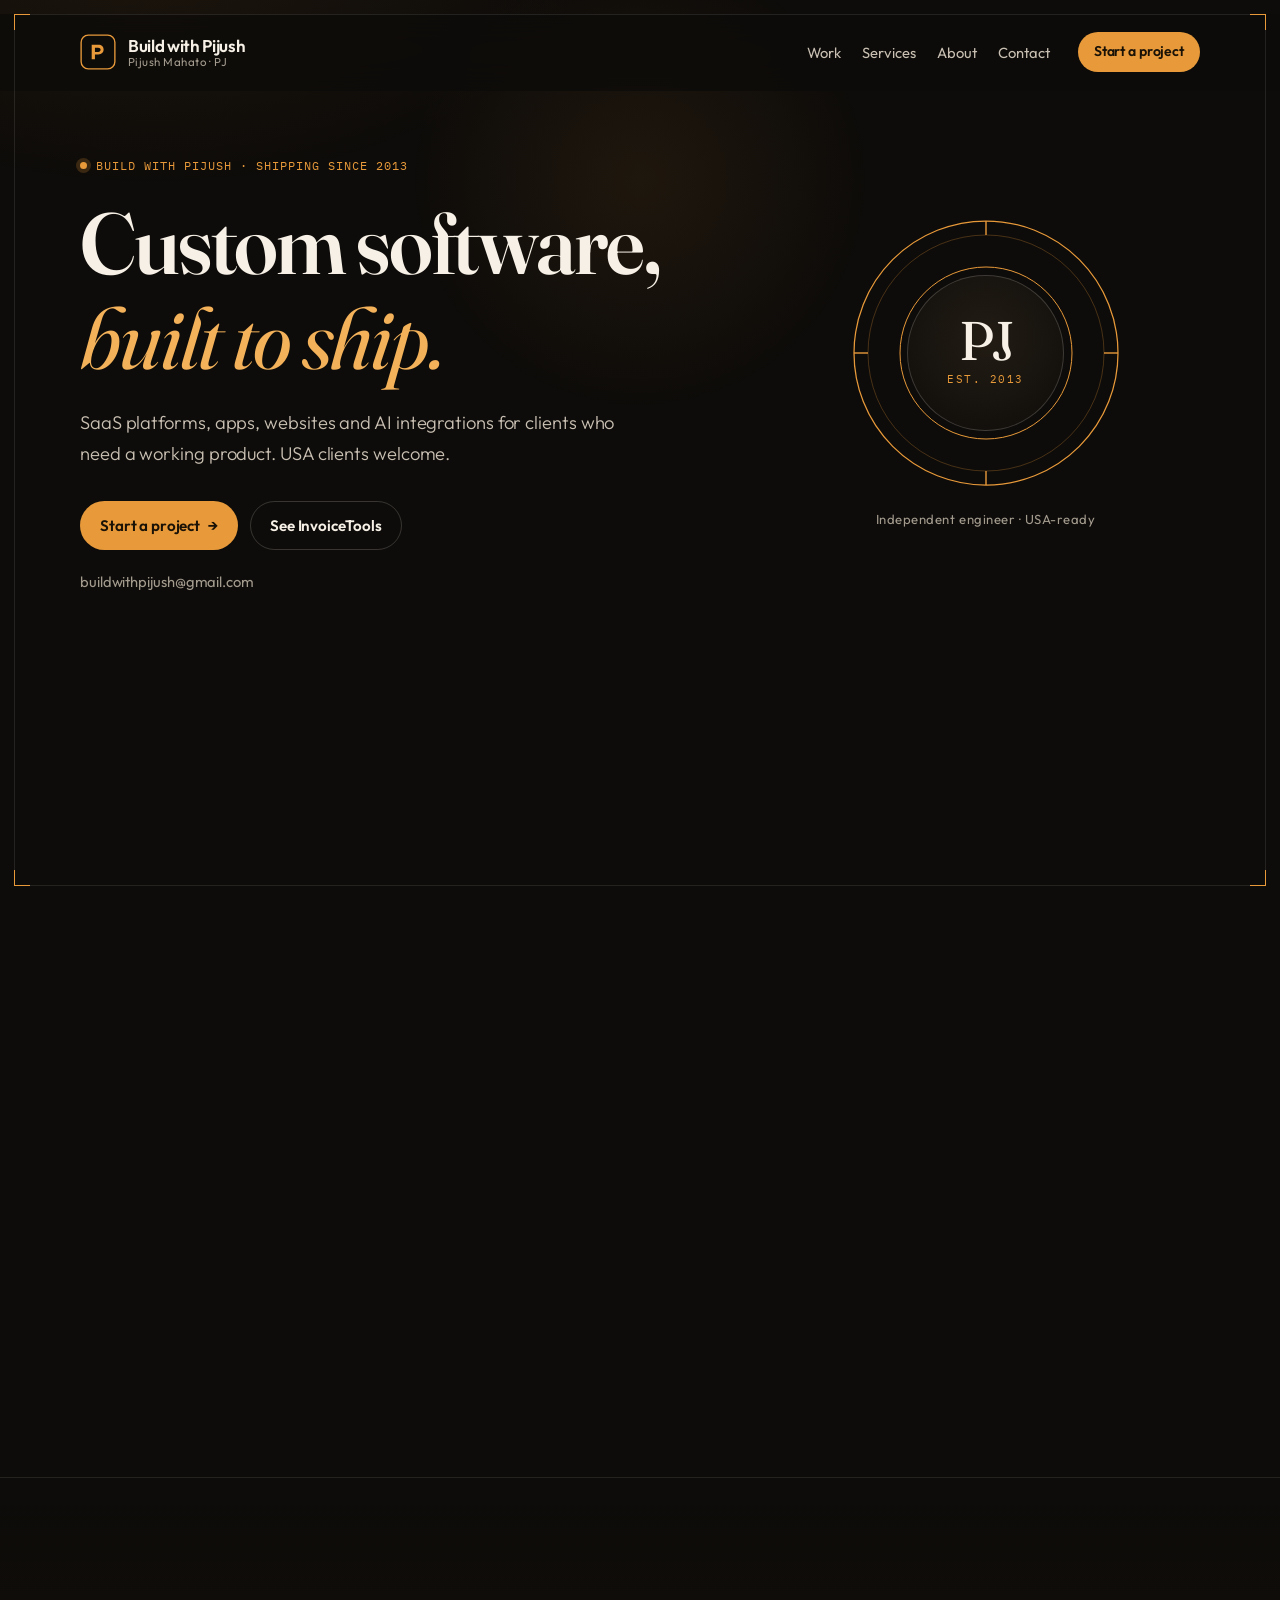
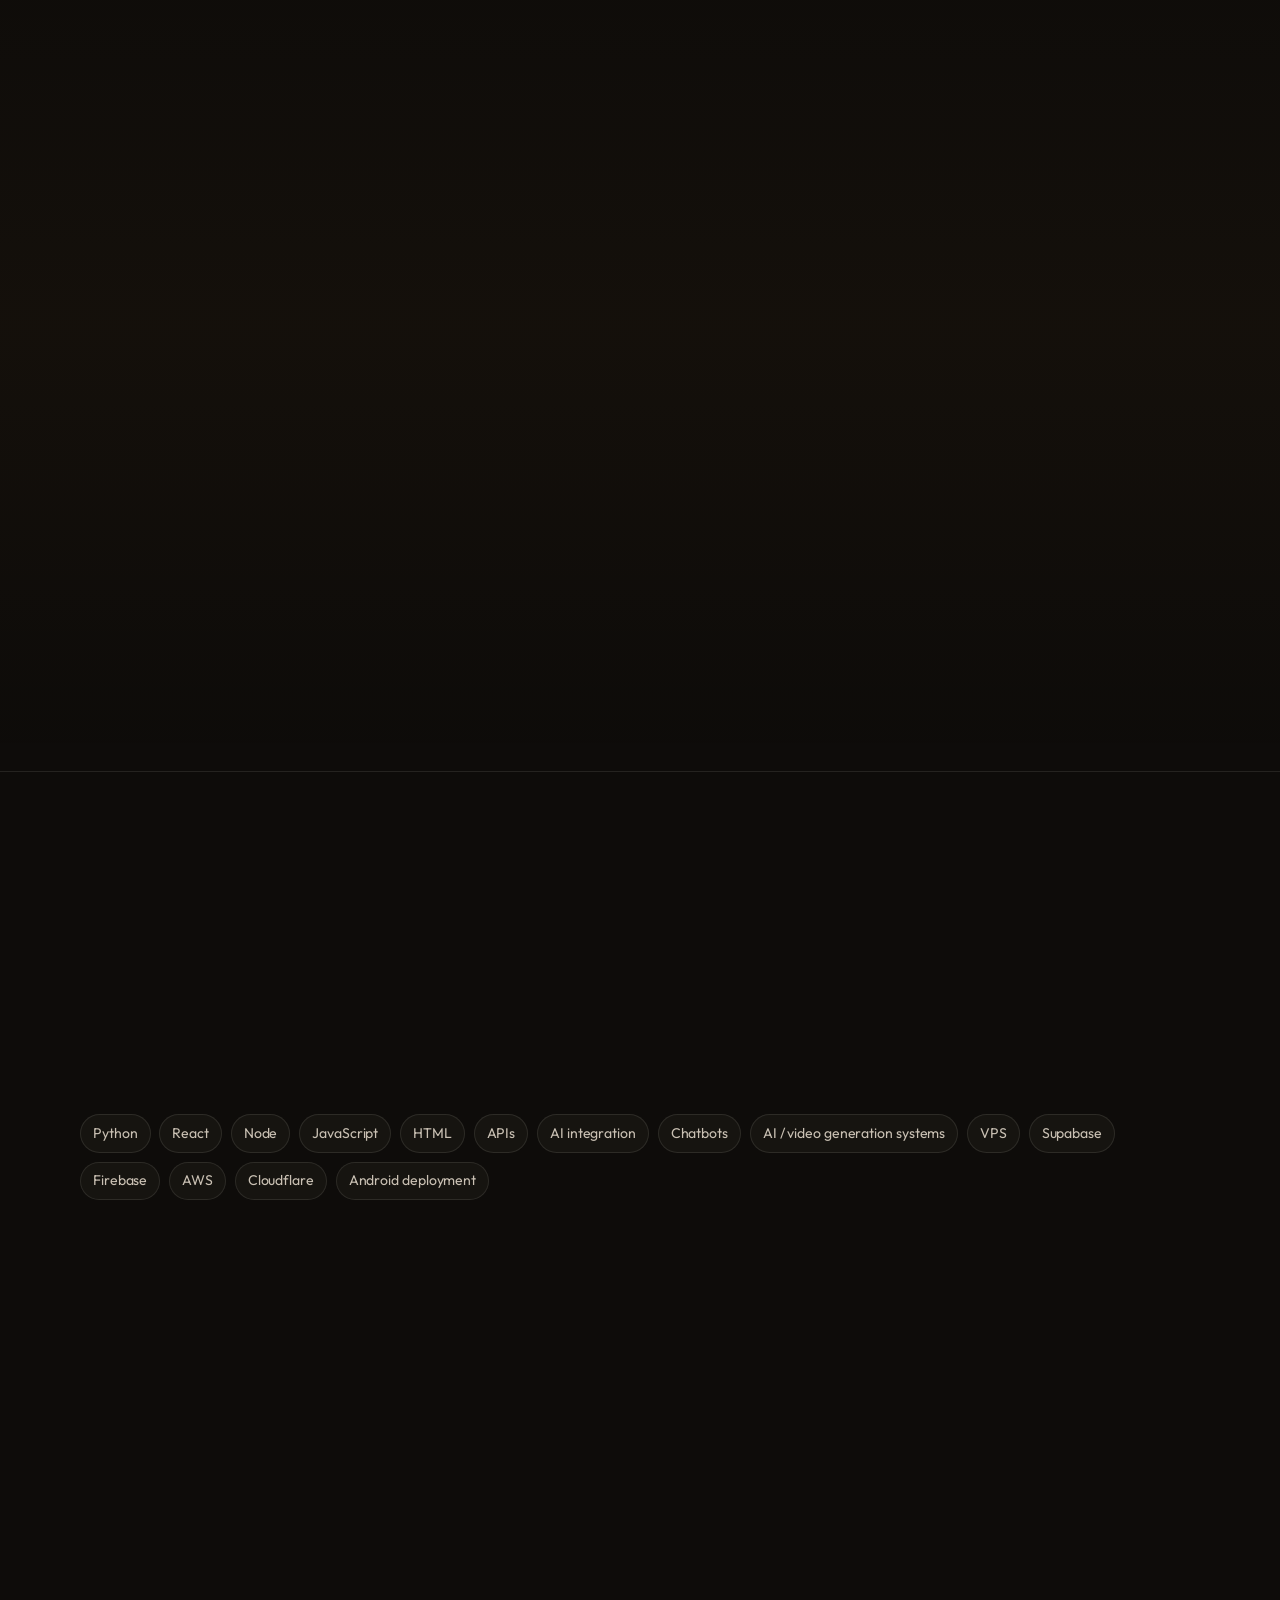
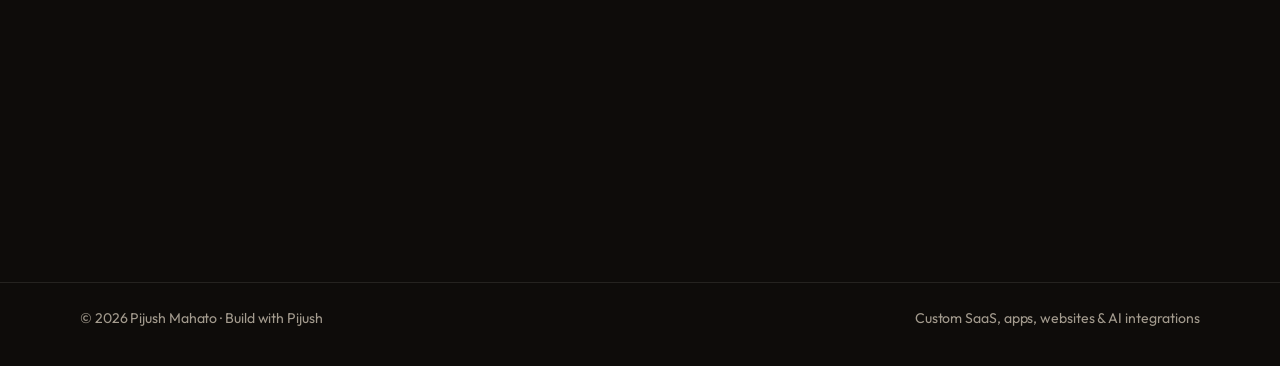
<file: index.html>
<!DOCTYPE html>
<html lang="en-GB">
<head>
  <meta charset="utf-8">
  <meta name="viewport" content="width=device-width, initial-scale=1">
  <title>Pijush Mahato — Build with Pijush | Custom SaaS, apps &amp; AI</title>
  <meta name="description" content="Pijush Mahato (PJ) builds custom SaaS, apps, websites and AI integrations for clients — shipping since 2013. USA clients welcome. Start a project at buildwithpijush@gmail.com.">
  <meta name="author" content="Pijush Mahato">
  <meta name="theme-color" content="#0E0C0A">
  <meta name="color-scheme" content="dark">
  <meta name="robots" content="index, follow">

  <meta property="og:type" content="website">
  <meta property="og:title" content="Pijush Mahato — Build with Pijush">
  <meta property="og:description" content="Custom SaaS, apps, websites and AI integrations — shipping since 2013. USA clients welcome.">
  <meta property="og:image" content="assets/og.png">
  <meta property="og:image:width" content="1200">
  <meta property="og:image:height" content="630">
  <meta property="og:locale" content="en_GB">
  <meta property="og:site_name" content="Build with Pijush">

  <meta name="twitter:card" content="summary_large_image">
  <meta name="twitter:title" content="Pijush Mahato — Build with Pijush">
  <meta name="twitter:description" content="Custom SaaS, apps, websites and AI integrations — shipping since 2013. USA clients welcome.">
  <meta name="twitter:image" content="assets/og.png">

  <link rel="icon" href="assets/favicon.svg" type="image/svg+xml">
  <link rel="apple-touch-icon" href="assets/apple-touch-icon.png">
  <link rel="stylesheet" href="css/styles.css">

  <link rel="preconnect" href="https://fonts.googleapis.com">
  <link rel="preconnect" href="https://fonts.gstatic.com" crossorigin>
  <link href="https://fonts.googleapis.com/css2?family=Fraunces:ital,opsz,wght@0,9..144,400;0,9..144,600;0,9..144,700;1,9..144,400&family=IBM+Plex+Mono:wght@400;500&family=Outfit:wght@300;400;500;600&display=swap" rel="stylesheet">

  <script type="application/ld+json">
  {
    "@context": "https://schema.org",
    "@type": "Person",
    "name": "Pijush Mahato",
    "alternateName": ["PJ", "Build with Pijush"],
    "email": "mailto:buildwithpijush@gmail.com",
    "jobTitle": "Independent software engineer",
    "description": "Custom SaaS, apps, websites and AI integrations — shipping since 2013.",
    "knowsAbout": [
      "Python", "React", "Node", "JavaScript", "HTML", "APIs",
      "AI integration", "chatbots", "VPS", "Supabase", "Firebase",
      "AWS", "Cloudflare", "Android app deployment"
    ]
  }
  </script>
</head>
<body>
  <a class="skip-link" href="#main">Skip to content</a>
  <div class="frame" aria-hidden="true"><i></i><i></i><i></i><i></i></div>
  <div class="glow" aria-hidden="true"></div>

  <header class="site-header" data-header>
    <div class="wrap header-inner">
      <a class="brand" href="#top" aria-label="Build with Pijush — home">
        <svg class="brand-mark" width="36" height="36" viewBox="0 0 40 40" fill="none" aria-hidden="true">
          <rect x="1.25" y="1.25" width="37.5" height="37.5" rx="8" stroke="currentColor" stroke-width="1.5"/>
          <path d="M13 28V12h7.4c3.55 0 5.85 2.05 5.85 5.3 0 3.28-2.3 5.35-5.85 5.35H16.6V28H13Zm3.6-8h3.5c1.78 0 2.82-1.02 2.82-2.38 0-1.35-1.04-2.32-2.82-2.32H16.6V20Z" fill="currentColor"/>
        </svg>
        <span class="brand-text">
          <span class="brand-name">Build with Pijush</span>
          <span class="brand-sub">Pijush Mahato · PJ</span>
        </span>
      </a>

      <nav class="nav" data-nav aria-label="Primary">
        <ul class="nav-list">
          <li><a href="#work">Work</a></li>
          <li><a href="#services">Services</a></li>
          <li><a href="#about">About</a></li>
          <li><a href="#contact">Contact</a></li>
        </ul>
        <a class="btn btn-sm btn-accent" href="mailto:buildwithpijush@gmail.com">Start a project</a>
      </nav>

      <button class="nav-toggle" type="button" data-nav-toggle aria-expanded="false" aria-controls="mobile-nav">
        <span class="sr-only">Menu</span>
        <span class="nav-toggle-bar" aria-hidden="true"></span>
      </button>
    </div>

    <div class="mobile-nav" id="mobile-nav" data-mobile-nav hidden>
      <nav aria-label="Mobile">
        <ul>
          <li><a href="#work">Work</a></li>
          <li><a href="#services">Services</a></li>
          <li><a href="#about">About</a></li>
          <li><a href="#contact">Contact</a></li>
        </ul>
        <a class="btn btn-accent btn-block" href="mailto:buildwithpijush@gmail.com">Start a project</a>
      </nav>
    </div>
  </header>

  <main id="main">
    <section class="hero" id="top">
      <div class="wrap hero-grid">
        <div class="hero-copy">
          <p class="kicker">
            <span class="kicker-dot" aria-hidden="true"></span>
            Build with Pijush · shipping since 2013
          </p>
          <h1>
            Custom software,<br>
            <em>built to ship.</em>
          </h1>
          <p class="lede">
            SaaS platforms, apps, websites and AI integrations for clients who need a working product.
            USA clients welcome.
          </p>
          <div class="hero-actions">
            <a class="btn btn-accent" href="mailto:buildwithpijush@gmail.com">
              Start a project
              <span aria-hidden="true">→</span>
            </a>
            <a class="btn btn-ghost" href="https://invoicetools.com" rel="noopener noreferrer" target="_blank">
              See InvoiceTools
            </a>
          </div>
          <p class="hero-mail">
            <a href="mailto:buildwithpijush@gmail.com">buildwithpijush@gmail.com</a>
          </p>
        </div>

        <aside class="hero-stamp" aria-hidden="true">
          <div class="stamp">
            <svg class="stamp-ring" viewBox="0 0 280 280" fill="none">
              <circle cx="140" cy="140" r="132" stroke="currentColor" stroke-width="1.25"/>
              <circle cx="140" cy="140" r="118" stroke="currentColor" stroke-width="0.6" opacity="0.45"/>
              <circle cx="140" cy="140" r="86" stroke="currentColor" stroke-width="1"/>
              <g stroke="currentColor" stroke-width="1.4">
                <line x1="140" y1="8" x2="140" y2="22"/>
                <line x1="140" y1="258" x2="140" y2="272"/>
                <line x1="8" y1="140" x2="22" y2="140"/>
                <line x1="258" y1="140" x2="272" y2="140"/>
              </g>
            </svg>
            <div class="stamp-core">
              <span class="stamp-pj">PJ</span>
              <span class="stamp-year">Est. 2013</span>
            </div>
          </div>
          <p class="stamp-caption">Independent engineer · USA-ready</p>
        </aside>
      </div>
    </section>

    <section class="section" id="services">
      <div class="wrap">
        <header class="section-head reveal">
          <p class="section-index"><span>01</span> Services</p>
          <h2>What I take on</h2>
          <p class="section-lead">Scoped, built and deployed — from a first sketch to something you can put in front of customers.</p>
        </header>

        <ol class="service-grid">
          <li class="service-card reveal">
            <span class="service-num">01</span>
            <h3>Custom SaaS &amp; apps</h3>
            <p>Product tools, dashboards, billing flows and the unglamorous glue that keeps a business running. Browser-first when it helps; accounts when you need them.</p>
          </li>
          <li class="service-card reveal">
            <span class="service-num">02</span>
            <h3>Websites</h3>
            <p>Fast, accessible sites that explain the offer and convert. Strong typography, clean structure, no template fog.</p>
          </li>
          <li class="service-card reveal">
            <span class="service-num">03</span>
            <h3>AI integrations</h3>
            <p>Chatbots, drafts from text, photo or voice, and AI or video-generation systems wired into a real workflow — not a demo that dies after the call.</p>
          </li>
          <li class="service-card reveal">
            <span class="service-num">04</span>
            <h3>Cloud &amp; deployment</h3>
            <p>VPS, AWS, Cloudflare, Supabase and Firebase. First deploy through to something you can sleep on, including Android app deployment.</p>
          </li>
        </ol>
      </div>
    </section>

    <section class="section section-work" id="work">
      <div class="wrap">
        <header class="section-head reveal">
          <p class="section-index"><span>02</span> Selected work</p>
          <h2>A few things that shipped</h2>
          <p class="section-lead">No vanity metrics. These are real builds — one public product, one civic system, and ongoing client work.</p>
        </header>

        <div class="work-grid">
          <article class="work-card work-card-feature reveal">
            <div class="work-meta">
              <span class="pill">SaaS · US trades</span>
              <span class="work-year">Featured</span>
            </div>
            <h3>InvoiceTools</h3>
            <p>
              A browser-first invoicing SaaS for United States trades. Pick a trade and the generator loads the line items you actually bill.
              AI drafts an invoice from a sentence, a photo or a voice note. Payment QR codes and links sit on the document.
              Calculations stay on the device unless you choose to save them.
            </p>
            <p class="work-note">Built for a US client.</p>
            <a class="text-link" href="https://invoicetools.com" rel="noopener noreferrer" target="_blank">
              invoicetools.com <span aria-hidden="true">↗</span>
            </a>
          </article>

          <article class="work-card reveal">
            <div class="work-meta">
              <span class="pill">Civic software</span>
            </div>
            <h3>Kokrajhar election system</h3>
            <p>Custom election software for a local process — structured results, operator control and a clear audit path. Built as a dedicated platform, not a bolted-on form.</p>
          </article>

          <article class="work-card work-card-more reveal">
            <div class="work-meta">
              <span class="pill">On request</span>
            </div>
            <h3>More client builds</h3>
            <p>Websites, apps and AI systems scoped to the brief and shipped. If the job does not fit a product box, that is usually a good sign.</p>
            <a class="text-link" href="mailto:buildwithpijush@gmail.com">
              Ask about a similar build <span aria-hidden="true">→</span>
            </a>
          </article>
        </div>
      </div>
    </section>

    <section class="section" id="about">
      <div class="wrap about-grid">
        <header class="section-head reveal">
          <p class="section-index"><span>03</span> About</p>
          <h2>Building for clients since 2013</h2>
        </header>
        <div class="about-body reveal">
          <p>
            I am Pijush Mahato — PJ. I design and ship custom software: SaaS products, apps, websites and AI integrations.
            The through-line is the same whether the brief is a trade tool for a US client or an internal system that has to hold up on the day.
          </p>
          <p>
            Recent work includes a Google Academy certification for Android app deployment. Stack below is what I reach for first; the right tool still wins.
          </p>
        </div>

        <ul class="stack" aria-label="Technical stack">
          <li>Python</li>
          <li>React</li>
          <li>Node</li>
          <li>JavaScript</li>
          <li>HTML</li>
          <li>APIs</li>
          <li>AI integration</li>
          <li>Chatbots</li>
          <li>AI / video generation systems</li>
          <li>VPS</li>
          <li>Supabase</li>
          <li>Firebase</li>
          <li>AWS</li>
          <li>Cloudflare</li>
          <li>Android deployment</li>
        </ul>
      </div>
    </section>

    <section class="section section-contact" id="contact">
      <div class="wrap contact-panel reveal">
        <p class="section-index"><span>04</span> Contact</p>
        <h2>Have a build in mind?</h2>
        <p class="section-lead">
          Write with the problem, the users and the date it needs to work. USA clients welcome.
        </p>
        <a class="contact-mail" href="mailto:buildwithpijush@gmail.com">buildwithpijush@gmail.com</a>
        <div class="hero-actions">
          <a class="btn btn-accent" href="mailto:buildwithpijush@gmail.com">
            Email PJ <span aria-hidden="true">→</span>
          </a>
          <a class="btn btn-ghost" href="https://invoicetools.com" rel="noopener noreferrer" target="_blank">
            See InvoiceTools
          </a>
        </div>
      </div>
    </section>
  </main>

  <footer class="site-footer">
    <div class="wrap footer-inner">
      <p>© <span data-year>2013</span> Pijush Mahato · Build with Pijush</p>
      <p class="footer-note">Custom SaaS, apps, websites &amp; AI integrations</p>
    </div>
  </footer>

  <script src="js/main.js" defer></script>
</body>
</html>
</file>
<file: css/styles.css>
/* Build with Pijush — foundry dark, copper accent */
:root {
  --bg: #0e0c0a;
  --bg-raised: #161410;
  --bg-card: #1a1712;
  --ink: #f6f0e6;
  --ink-soft: #c9c0b3;
  --ink-mute: #a39b8e;
  --line: rgba(246, 240, 230, 0.1);
  --line-strong: rgba(246, 240, 230, 0.18);
  --accent: #e89a3a;
  --accent-bright: #f3b25a;
  --accent-deep: #c47a1e;
  --accent-ink: #1a1206;
  --accent-glow: rgba(232, 154, 58, 0.2);
  --radius: 14px;
  --max: 1120px;
  --frame: 14px;
  --header: 76px;
  --font-serif: "Fraunces", "Iowan Old Style", "Palatino Linotype", Georgia, serif;
  --font-sans: "Outfit", "Avenir Next", system-ui, sans-serif;
  --font-mono: "IBM Plex Mono", ui-monospace, "SFMono-Regular", monospace;
  --ease: cubic-bezier(0.22, 1, 0.36, 1);
}

*,
*::before,
*::after {
  box-sizing: border-box;
}

html {
  scroll-behavior: smooth;
  scroll-padding-top: calc(var(--header) + var(--frame) + 8px);
}

html,
body {
  margin: 0;
  padding: 0;
  background: var(--bg);
  color: var(--ink);
}

body {
  font-family: var(--font-sans);
  font-size: 1.0625rem;
  line-height: 1.65;
  font-weight: 400;
  min-height: 100vh;
  letter-spacing: -0.005em;
  text-rendering: optimizeLegibility;
  -webkit-font-smoothing: antialiased;
}

img,
svg {
  display: block;
  max-width: 100%;
}

a {
  color: var(--accent-bright);
  text-decoration-thickness: 1px;
  text-underline-offset: 0.18em;
}

a:hover {
  color: var(--ink);
}

:focus {
  outline: none;
}

:focus-visible {
  outline: 2px solid var(--accent);
  outline-offset: 3px;
}

::selection {
  background: var(--accent);
  color: var(--accent-ink);
}

.sr-only {
  position: absolute;
  width: 1px;
  height: 1px;
  padding: 0;
  margin: -1px;
  overflow: hidden;
  clip: rect(0, 0, 0, 0);
  white-space: nowrap;
  border: 0;
}

.skip-link {
  position: absolute;
  left: 1rem;
  top: -3rem;
  z-index: 80;
  padding: 0.55rem 0.9rem;
  background: var(--accent);
  color: var(--accent-ink);
  font-weight: 600;
  text-decoration: none;
  border-radius: 8px;
}

.skip-link:focus {
  top: 1rem;
}

.frame {
  position: fixed;
  inset: var(--frame);
  border: 1px solid var(--line);
  pointer-events: none;
  z-index: 60;
}

.frame i {
  position: absolute;
  width: 16px;
  height: 16px;
  border: 1.5px solid var(--accent);
}

.frame i:nth-child(1) { top: -1px; left: -1px; border-right: 0; border-bottom: 0; }
.frame i:nth-child(2) { top: -1px; right: -1px; border-left: 0; border-bottom: 0; }
.frame i:nth-child(3) { bottom: -1px; left: -1px; border-right: 0; border-top: 0; }
.frame i:nth-child(4) { bottom: -1px; right: -1px; border-left: 0; border-top: 0; }

.glow {
  position: fixed;
  inset: 0;
  pointer-events: none;
  z-index: 0;
  background:
    radial-gradient(720px 420px at 12% -8%, rgba(232, 154, 58, 0.09), transparent 62%),
    radial-gradient(520px 360px at 92% 8%, rgba(232, 154, 58, 0.05), transparent 60%);
}

.glow[data-follow] {
  background:
    radial-gradient(420px 420px at var(--mx, 50%) var(--my, 20%), rgba(232, 154, 58, 0.08), transparent 55%),
    radial-gradient(720px 420px at 12% -8%, rgba(232, 154, 58, 0.07), transparent 62%);
}

.wrap {
  width: min(var(--max), calc(100% - 3.5rem));
  margin-inline: auto;
}

.site-header {
  position: sticky;
  top: var(--frame);
  z-index: 40;
  backdrop-filter: blur(16px);
  background: color-mix(in srgb, var(--bg) 78%, transparent);
  border-bottom: 1px solid transparent;
  transition: border-color 0.3s var(--ease), background 0.3s var(--ease);
}

.site-header.is-scrolled {
  border-bottom-color: var(--line);
  background: color-mix(in srgb, var(--bg) 88%, transparent);
}

.header-inner {
  display: flex;
  align-items: center;
  justify-content: space-between;
  min-height: var(--header);
  gap: 1.5rem;
}

.brand {
  display: flex;
  align-items: center;
  gap: 0.75rem;
  text-decoration: none;
  color: var(--ink);
  min-width: 0;
}

.brand-mark {
  width: 36px;
  height: 36px;
  color: var(--accent);
  flex-shrink: 0;
}

.brand-text {
  display: flex;
  flex-direction: column;
  line-height: 1.15;
}

.brand-name {
  font-weight: 600;
  letter-spacing: -0.02em;
}

.brand-sub {
  font-size: 0.72rem;
  color: var(--ink-mute);
  letter-spacing: 0.04em;
}

.nav {
  display: flex;
  align-items: center;
  gap: 1.75rem;
}

.nav-list {
  display: flex;
  gap: 1.35rem;
  list-style: none;
  margin: 0;
  padding: 0;
}

.nav-list a {
  color: var(--ink-soft);
  text-decoration: none;
  font-size: 0.92rem;
}

.nav-list a:hover,
.nav-list a:focus-visible {
  color: var(--ink);
}

.nav-toggle {
  display: none;
  width: 44px;
  height: 44px;
  border: 1px solid var(--line-strong);
  background: var(--bg-raised);
  color: var(--ink);
  border-radius: 10px;
  cursor: pointer;
  position: relative;
}

.nav-toggle-bar,
.nav-toggle-bar::before,
.nav-toggle-bar::after {
  position: absolute;
  left: 12px;
  right: 12px;
  height: 1.5px;
  background: currentColor;
  content: "";
  transition: transform 0.25s var(--ease), opacity 0.2s;
}

.nav-toggle-bar {
  top: 50%;
  transform: translateY(-50%);
}

.nav-toggle-bar::before {
  top: -6px;
}

.nav-toggle-bar::after {
  top: 6px;
}

.nav-toggle[aria-expanded="true"] .nav-toggle-bar {
  background: transparent;
}

.nav-toggle[aria-expanded="true"] .nav-toggle-bar::before {
  top: 0;
  transform: rotate(45deg);
}

.nav-toggle[aria-expanded="true"] .nav-toggle-bar::after {
  top: 0;
  transform: rotate(-45deg);
}

.mobile-nav {
  display: none;
  border-top: 1px solid var(--line);
  background: var(--bg);
  padding: 0.5rem 0 1.4rem;
}

.mobile-nav ul {
  list-style: none;
  margin: 0;
  padding: 0.4rem 1.75rem 1rem;
}

.mobile-nav a {
  display: block;
  padding: 0.85rem 0;
  color: var(--ink);
  text-decoration: none;
  font-family: var(--font-serif);
  font-size: 1.55rem;
  border-bottom: 1px solid var(--line);
}

.mobile-nav .btn {
  margin: 0.6rem 1.75rem 0;
  width: calc(100% - 3.5rem);
}

.btn {
  display: inline-flex;
  align-items: center;
  justify-content: center;
  gap: 0.5rem;
  min-height: 48px;
  padding: 0.7rem 1.2rem;
  border-radius: 999px;
  font-family: inherit;
  font-size: 0.95rem;
  font-weight: 600;
  letter-spacing: -0.01em;
  text-decoration: none;
  border: 1px solid transparent;
  transition: transform 0.25s var(--ease), background 0.2s, border-color 0.2s, color 0.2s;
}

.btn:hover {
  transform: translateY(-1px);
}

.btn-sm {
  min-height: 40px;
  padding: 0.45rem 0.95rem;
  font-size: 0.88rem;
}

.btn-accent {
  background: var(--accent);
  color: var(--accent-ink);
}

.btn-accent:hover {
  background: var(--accent-bright);
  color: var(--accent-ink);
}

.btn-ghost {
  background: transparent;
  color: var(--ink);
  border-color: var(--line-strong);
}

.btn-ghost:hover {
  border-color: var(--accent);
  color: var(--ink);
}

.btn-block {
  width: 100%;
}

.hero {
  position: relative;
  z-index: 1;
  padding: 4.5rem 0 5.5rem;
}

.hero-grid {
  display: grid;
  grid-template-columns: minmax(0, 1.2fr) minmax(240px, 0.8fr);
  gap: 3rem;
  align-items: center;
}

.kicker {
  display: inline-flex;
  align-items: center;
  gap: 0.55rem;
  margin: 0 0 1.25rem;
  color: var(--accent);
  font-family: var(--font-mono);
  font-size: 0.78rem;
  letter-spacing: 0.08em;
  text-transform: uppercase;
}

.kicker-dot {
  width: 7px;
  height: 7px;
  border-radius: 50%;
  background: var(--accent);
  box-shadow: 0 0 0 4px var(--accent-glow);
}

h1,
h2,
h3 {
  font-family: var(--font-serif);
  font-weight: 600;
  letter-spacing: -0.025em;
  line-height: 1.1;
  margin: 0;
}

h1 {
  font-size: clamp(2.7rem, 7.2vw, 5.4rem);
  font-optical-sizing: auto;
}

h1 em {
  font-style: italic;
  font-weight: 400;
  color: var(--accent-bright);
}

.lede {
  max-width: 36rem;
  margin: 1.4rem 0 0;
  color: var(--ink-soft);
  font-size: 1.15rem;
  font-weight: 300;
}

.hero-actions {
  display: flex;
  flex-wrap: wrap;
  gap: 0.75rem;
  margin-top: 2rem;
}

.hero-mail {
  margin: 1.25rem 0 0;
  font-size: 0.92rem;
}

.hero-mail a {
  color: var(--ink-mute);
  text-decoration: none;
}

.hero-mail a:hover {
  color: var(--accent-bright);
}

.hero-stamp {
  display: grid;
  justify-items: center;
  gap: 1rem;
}

.stamp {
  position: relative;
  width: min(280px, 70vw);
  aspect-ratio: 1;
  color: var(--accent);
}

.stamp-ring {
  width: 100%;
  height: 100%;
  animation: spin 80s linear infinite;
}

.stamp-core {
  position: absolute;
  inset: 22%;
  display: grid;
  place-content: center;
  justify-items: center;
  border: 1px solid var(--line-strong);
  border-radius: 50%;
  background: radial-gradient(circle at 50% 40%, #221c14, var(--bg));
}

.stamp-pj {
  font-family: var(--font-serif);
  font-size: 3.4rem;
  line-height: 0.9;
  color: var(--ink);
  letter-spacing: -0.04em;
}

.stamp-year {
  margin-top: 0.35rem;
  font-family: var(--font-mono);
  font-size: 0.68rem;
  letter-spacing: 0.14em;
  text-transform: uppercase;
  color: var(--accent);
}

.stamp-caption {
  margin: 0;
  color: var(--ink-mute);
  font-size: 0.82rem;
  letter-spacing: 0.04em;
}

@keyframes spin {
  to {
    transform: rotate(360deg);
  }
}

.section {
  position: relative;
  z-index: 1;
  padding: 5rem 0;
}

.section-work {
  border-block: 1px solid var(--line);
  background: linear-gradient(180deg, transparent, rgba(232, 154, 58, 0.03), transparent);
}

.section-head {
  max-width: 38rem;
  margin-bottom: 2.5rem;
}

.section-index {
  display: flex;
  align-items: center;
  gap: 0.7rem;
  margin: 0 0 0.85rem;
  color: var(--ink-mute);
  font-family: var(--font-mono);
  font-size: 0.78rem;
  letter-spacing: 0.1em;
  text-transform: uppercase;
}

.section-index span {
  color: var(--accent);
}

h2 {
  font-size: clamp(2rem, 4vw, 3.15rem);
}

.section-lead,
.about-body p {
  color: var(--ink-soft);
  font-weight: 300;
}

.section-lead {
  margin: 0.9rem 0 0;
}

.service-grid {
  display: grid;
  grid-template-columns: 1fr 1fr;
  gap: 1rem;
  list-style: none;
  margin: 0;
  padding: 0;
  counter-reset: none;
}

.service-card,
.work-card {
  position: relative;
  padding: 1.5rem 1.45rem 1.6rem;
  background: var(--bg-card);
  border: 1px solid var(--line);
  border-radius: var(--radius);
  transition: border-color 0.25s var(--ease), transform 0.25s var(--ease), box-shadow 0.25s var(--ease);
}

.service-card::before,
.work-card::before {
  content: "";
  position: absolute;
  top: 10px;
  left: 10px;
  width: 10px;
  height: 10px;
  border-top: 1px solid var(--accent);
  border-left: 1px solid var(--accent);
  opacity: 0.7;
}

.service-card:hover,
.work-card:hover {
  border-color: color-mix(in srgb, var(--accent) 55%, var(--line));
  transform: translateY(-3px);
  box-shadow: 0 18px 40px rgba(0, 0, 0, 0.28), 0 0 0 1px var(--accent-glow);
}

.service-num {
  display: block;
  margin-bottom: 1.1rem;
  color: var(--accent);
  font-family: var(--font-mono);
  font-size: 0.75rem;
  letter-spacing: 0.08em;
}

.service-card h3,
.work-card h3 {
  font-size: 1.45rem;
  margin-bottom: 0.65rem;
}

.service-card p,
.work-card p {
  margin: 0;
  color: var(--ink-soft);
  font-weight: 300;
}

.work-grid {
  display: grid;
  grid-template-columns: 1.35fr 1fr;
  grid-template-rows: auto auto;
  gap: 1rem;
}

.work-card-feature {
  grid-row: span 2;
  display: flex;
  flex-direction: column;
  min-height: 100%;
  padding: 2rem 1.8rem;
  background:
    linear-gradient(165deg, rgba(232, 154, 58, 0.08), transparent 42%),
    var(--bg-card);
}

.work-card-feature h3 {
  font-size: clamp(1.8rem, 3vw, 2.4rem);
}

.work-card-feature p {
  margin-top: 0.75rem;
}

.work-meta {
  display: flex;
  justify-content: space-between;
  align-items: center;
  gap: 0.75rem;
  margin-bottom: 1.2rem;
}

.pill {
  display: inline-flex;
  padding: 0.28rem 0.6rem;
  border: 1px solid var(--line-strong);
  border-radius: 999px;
  color: var(--ink-soft);
  font-family: var(--font-mono);
  font-size: 0.7rem;
  letter-spacing: 0.06em;
  text-transform: uppercase;
}

.work-year {
  color: var(--accent);
  font-family: var(--font-mono);
  font-size: 0.72rem;
  letter-spacing: 0.08em;
  text-transform: uppercase;
}

.work-note {
  margin-top: 0.85rem !important;
  color: var(--ink-mute) !important;
  font-size: 0.92rem;
}

.text-link {
  display: inline-flex;
  align-items: center;
  gap: 0.35rem;
  margin-top: 1.25rem;
  color: var(--accent-bright);
  font-weight: 500;
  text-decoration: none;
}

.text-link:hover {
  color: var(--ink);
}

.work-card-more {
  background:
    repeating-linear-gradient(
      -45deg,
      transparent,
      transparent 10px,
      rgba(232, 154, 58, 0.035) 10px,
      rgba(232, 154, 58, 0.035) 11px
    ),
    var(--bg-card);
}

.about-grid {
  display: grid;
  grid-template-columns: 1fr 1fr;
  gap: 1.5rem 3rem;
}

.about-grid .section-head {
  grid-column: 1;
  margin-bottom: 0;
}

.about-body {
  grid-column: 2;
}

.about-body p + p {
  margin-top: 1rem;
}

.stack {
  grid-column: 1 / -1;
  display: flex;
  flex-wrap: wrap;
  gap: 0.55rem;
  list-style: none;
  margin: 1.2rem 0 0;
  padding: 0;
}

.stack li {
  padding: 0.42rem 0.75rem;
  border: 1px solid var(--line);
  border-radius: 999px;
  color: var(--ink-soft);
  font-size: 0.88rem;
  background: var(--bg-raised);
  transition: border-color 0.2s, color 0.2s;
}

.stack li:hover {
  border-color: var(--accent);
  color: var(--ink);
}

.section-contact {
  padding-bottom: 6rem;
}

.contact-panel {
  padding: clamp(2rem, 5vw, 3.5rem);
  border: 1px solid var(--line);
  border-radius: 22px;
  background:
    radial-gradient(600px 240px at 80% 0%, rgba(232, 154, 58, 0.1), transparent 55%),
    var(--bg-card);
}

.contact-mail {
  display: inline-block;
  margin: 1.6rem 0 1.5rem;
  color: var(--ink);
  font-family: var(--font-serif);
  font-size: clamp(1.45rem, 4vw, 2.55rem);
  letter-spacing: -0.03em;
  text-decoration: none;
  line-height: 1.2;
}

.contact-mail:hover {
  color: var(--accent-bright);
}

.site-footer {
  position: relative;
  z-index: 1;
  padding: 1.5rem 0 2.2rem;
  border-top: 1px solid var(--line);
}

.footer-inner {
  display: flex;
  justify-content: space-between;
  gap: 1rem;
  flex-wrap: wrap;
  color: var(--ink-mute);
  font-size: 0.88rem;
}

.footer-inner p {
  margin: 0;
}

.reveal {
  opacity: 0;
  transform: translateY(18px);
  animation: rise 0.8s var(--ease) forwards;
  animation-timeline: view();
  animation-range: entry 0% entry 40%;
}

@supports not (animation-timeline: view()) {
  .reveal {
    animation: none;
    opacity: 1;
    transform: none;
  }

  .reveal.is-in {
    opacity: 1;
    transform: none;
  }
}

@keyframes rise {
  to {
    opacity: 1;
    transform: none;
  }
}

body.nav-open {
  overflow: hidden;
}

@media (max-width: 880px) {
  :root {
    --frame: 10px;
  }

  .nav-list,
  .nav .btn {
    display: none;
  }

  .nav-toggle {
    display: inline-block;
  }

  .mobile-nav:not([hidden]) {
    display: block;
  }

  .hero {
    padding: 2.6rem 0 3.6rem;
  }

  .hero-grid,
  .service-grid,
  .work-grid,
  .about-grid {
    grid-template-columns: 1fr;
  }

  .work-card-feature {
    grid-row: auto;
  }

  .about-grid .section-head,
  .about-body {
    grid-column: auto;
  }

  .hero-stamp {
    justify-self: start;
    margin-top: 0.25rem;
  }

  .stamp {
    width: 168px;
  }

  .stamp-pj {
    font-size: 2.2rem;
  }

  .wrap {
    width: min(var(--max), calc(100% - 2.4rem));
  }

  .section {
    padding: 3.6rem 0;
  }

  h1 {
    font-size: clamp(2.35rem, 11vw, 3.6rem);
  }
}

@media (max-width: 520px) {
  .header-inner {
    min-height: 68px;
  }

  .brand-sub {
    display: none;
  }

  .hero-actions {
    flex-direction: column;
    align-items: stretch;
  }

  .footer-inner {
    flex-direction: column;
  }
}

@media (prefers-reduced-motion: reduce) {
  html {
    scroll-behavior: auto;
  }

  .stamp-ring,
  .reveal,
  .btn,
  .service-card,
  .work-card {
    animation: none !important;
    transition: none !important;
    transform: none !important;
    opacity: 1 !important;
  }
}

@media print {
  .frame,
  .glow,
  .site-header,
  .hero-stamp,
  .hero-actions,
  .nav-toggle {
    display: none !important;
  }

  body {
    background: #fff;
    color: #111;
  }
}
</file>
